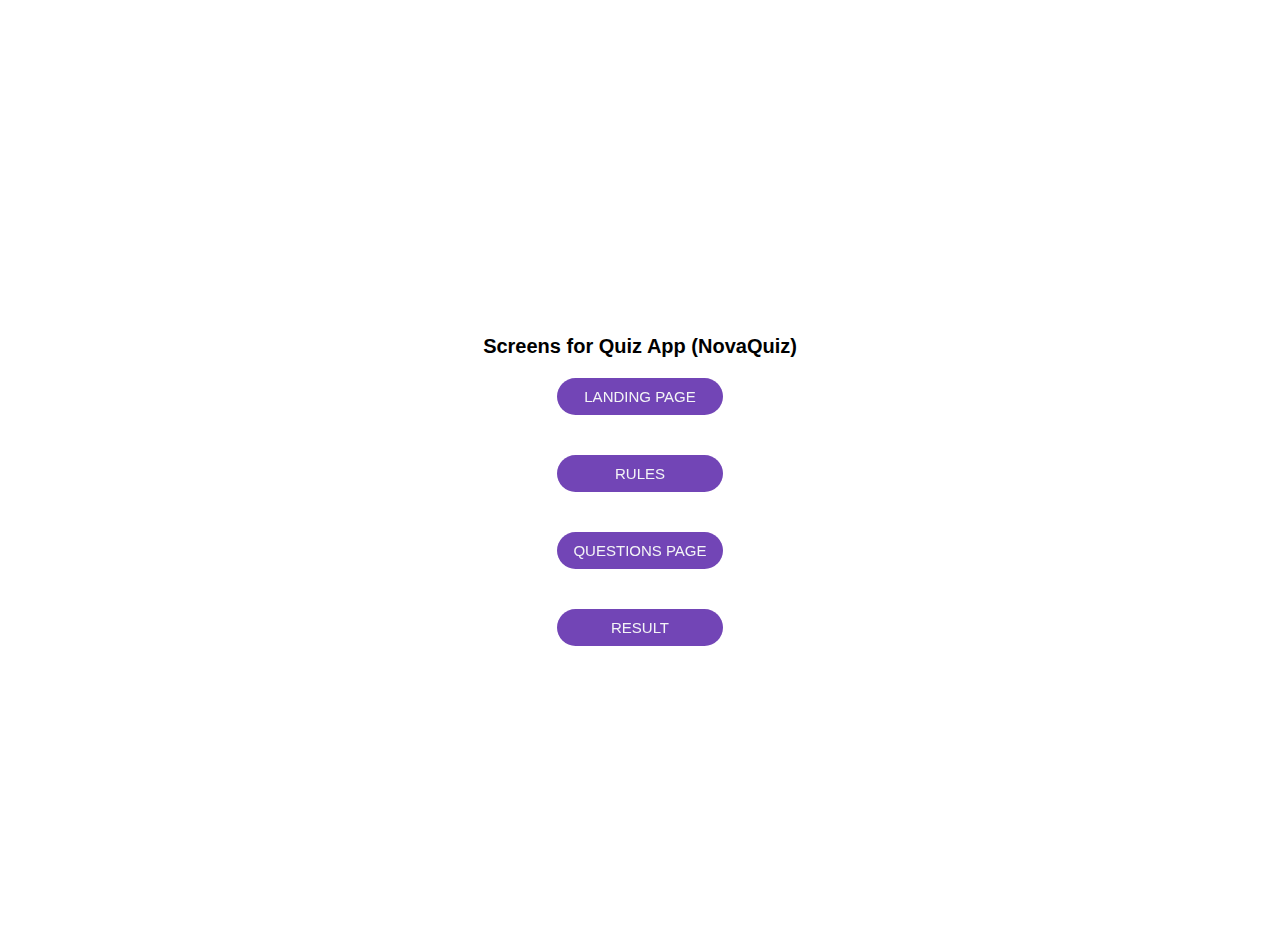
<file: index.html>
<!DOCTYPE html>
<html lang="en">
  <head>
    <meta charset="UTF-8" />
    <meta http-equiv="X-UA-Compatible" content="IE=edge" />
    <meta name="viewport" content="width=device-width, initial-scale=1.0" />
    <title>Home page for screens</title>
    <link rel="preconnect" href="https://fonts.googleapis.com" />
    <link rel="preconnect" href="https://fonts.gstatic.com" crossorigin />
    <link
      href="https://fonts.googleapis.com/css2?family=Montserrat:wght@300;400;500;600;700;800;900&display=swap"
      rel="stylesheet"
    />
    <link
      rel="stylesheet"
      href="https://cdnjs.cloudflare.com/ajax/libs/font-awesome/6.0.0/css/all.min.css"
      integrity="sha512-9usAa10IRO0HhonpyAIVpjrylPvoDwiPUiKdWk5t3PyolY1cOd4DSE0Ga+ri4AuTroPR5aQvXU9xC6qOPnzFeg=="
      crossorigin="anonymous"
      referrerpolicy="no-referrer"
    />
    <link rel="stylesheet" href="./CSS/reset.css" />
    <link rel="stylesheet" href="./CSS/variables.css" />
    <link rel="stylesheet" href="./CSS/utilities.css" />
    <link rel="stylesheet" href="index.css" />
  </head>
  <body>
    <main class="screen-container">
      <h1>Screens for Quiz App (NovaQuiz)</h1>
      <a
        class="btn btn-primary btn-screen"
        href="./pages/landing-page/landing-page.html"
        >Landing Page</a
      >

      <a class="btn btn-primary btn-screen" href="./pages/rules/rules.html"
        >Rules</a
      >

      <a
        class="btn btn-primary btn-screen"
        href="./pages/questions/questions.html"
        >Questions Page</a
      >
      <a class="btn btn-primary btn-screen" href="./pages/result/result.html"
        >Result</a
      >
    </main>
  </body>
</html>
</file>
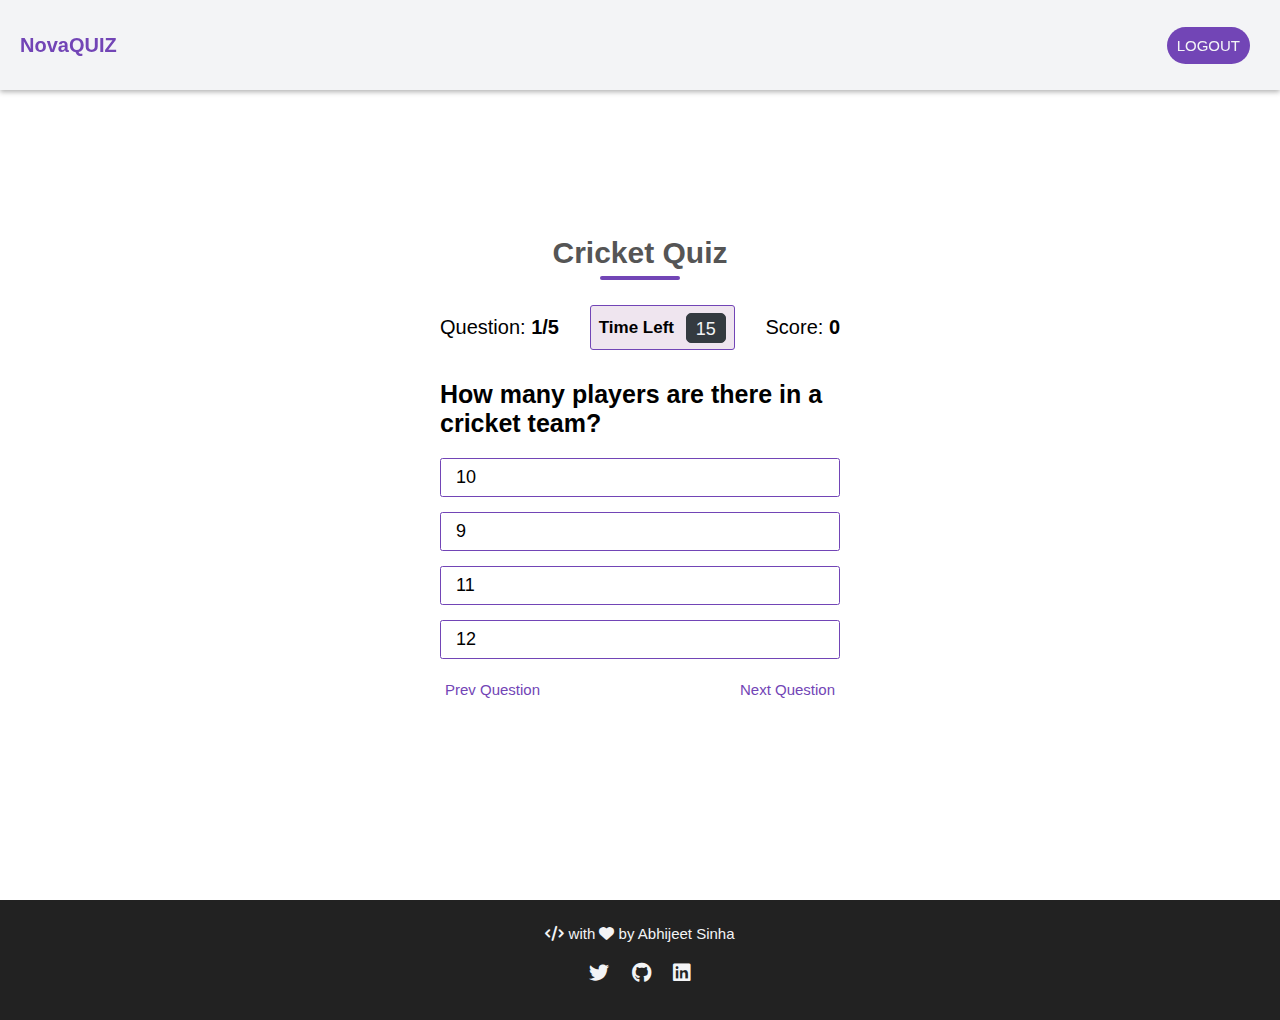
<file: pages/questions/questions.html>
<!DOCTYPE html>
<html lang="en">
  <head>
    <meta charset="UTF-8" />
    <meta http-equiv="X-UA-Compatible" content="IE=edge" />
    <meta name="viewport" content="width=device-width, initial-scale=1.0" />
    <title>Questions | NovaQuiz</title>
    <link rel="preconnect" href="https://fonts.googleapis.com" />
    <link rel="preconnect" href="https://fonts.gstatic.com" crossorigin />
    <link
      href="https://fonts.googleapis.com/css2?family=Montserrat:wght@300;400;500;600;700;800;900&display=swap"
      rel="stylesheet"
    />
    <link
      rel="stylesheet"
      href="https://cdnjs.cloudflare.com/ajax/libs/font-awesome/6.0.0/css/all.min.css"
      integrity="sha512-9usAa10IRO0HhonpyAIVpjrylPvoDwiPUiKdWk5t3PyolY1cOd4DSE0Ga+ri4AuTroPR5aQvXU9xC6qOPnzFeg=="
      crossorigin="anonymous"
      referrerpolicy="no-referrer"
    />
    <link rel="stylesheet" href="../../CSS/reset.css" />
    <link rel="stylesheet" href="../../CSS/navbar.css" />
    <link rel="stylesheet" href="../../CSS/scrollbar.css" />
    <link rel="stylesheet" href="../../CSS/variables.css" />
    <link rel="stylesheet" href="../../CSS/utilities.css" />
    <link rel="stylesheet" href="../../pages/questions/questions.css" />
    <link rel="stylesheet" href="../../CSS/footer.css" />
  </head>
  <body>
    <!-- HEADER SECTION -->
    <header>
      <nav class="navbar">
        <div class="nav-brand">
          <a href="../landing-page/landing-page.html" class="nav-title"
            >NovaQUIZ</a
          >
        </div>
        <ul class="nav-items">
          <li class="nav-item">
            <a
              href="../../pages/authentication/login.html"
              class="btn btn-primary"
              >Logout</a
            >
          </li>
        </ul>
      </nav>
    </header>

    <!-- MAIN SECTION -->
    <main class="main-section">
      <h2 class="section-title">Cricket Quiz</h2>
      <!-- QUESTIONS SECTION -->
      <section class="questions-section">
        <section class="questions-header">
          <span>Question: <strong>1/5</strong></span>
          <div class="timer">
            <div class="timer-text">Time Left</div>
            <div class="timer-sec">15</div>
          </div>
          <span>Score: <strong>0</strong></span>
        </section>
        <section class="questions-section">
          <div class="que-text">
            <span>How many players are there in a cricket team?</span>
          </div>
          <div class="option-list">
            <div class="option">
              <span>10</span>
            </div>
            <div class="option">
              <span>9</span>
            </div>
            <div class="option">
              <span>11</span>
            </div>
            <div class="option">
              <span>12</span>
            </div>
          </div>
        </section>
        <section class="question-footer">
          <a class="prev-btn">Prev Question</a>
          <a class="next-btn">Next Question</a>
        </section>
      </section>
    </main>

    <!-- FOOTER SECTION -->
    <footer class="footer">
      <div class="credits">
        <i class="fas fa-code" aria-hidden="true"></i> with
        <i class="fas fa-heart" aria-hidden="true"></i> by Abhijeet Sinha
      </div>
      <div class="social-links">
        <a href="https://twitter.com/abhijeet_43"
          ><i class="fab fa-twitter" title="Twitter" aria-hidden="true"></i
          ><span class="sr-only">Twitter</span></a
        >
        <a href="https://github.com/Abhijeet43"
          ><i class="fab fa-github" title="Github" aria-hidden="true"></i
          ><span class="sr-only">Github</span></a
        >
        <a href="https://www.linkedin.com/in/aasinha/"
          ><i class="fab fa-linkedin" title="LinkedIn" aria-hidden="true"></i
          ><span class="sr-only">LinkedIn</span></a
        >
      </div>
    </footer>
  </body>
</html>
</file>
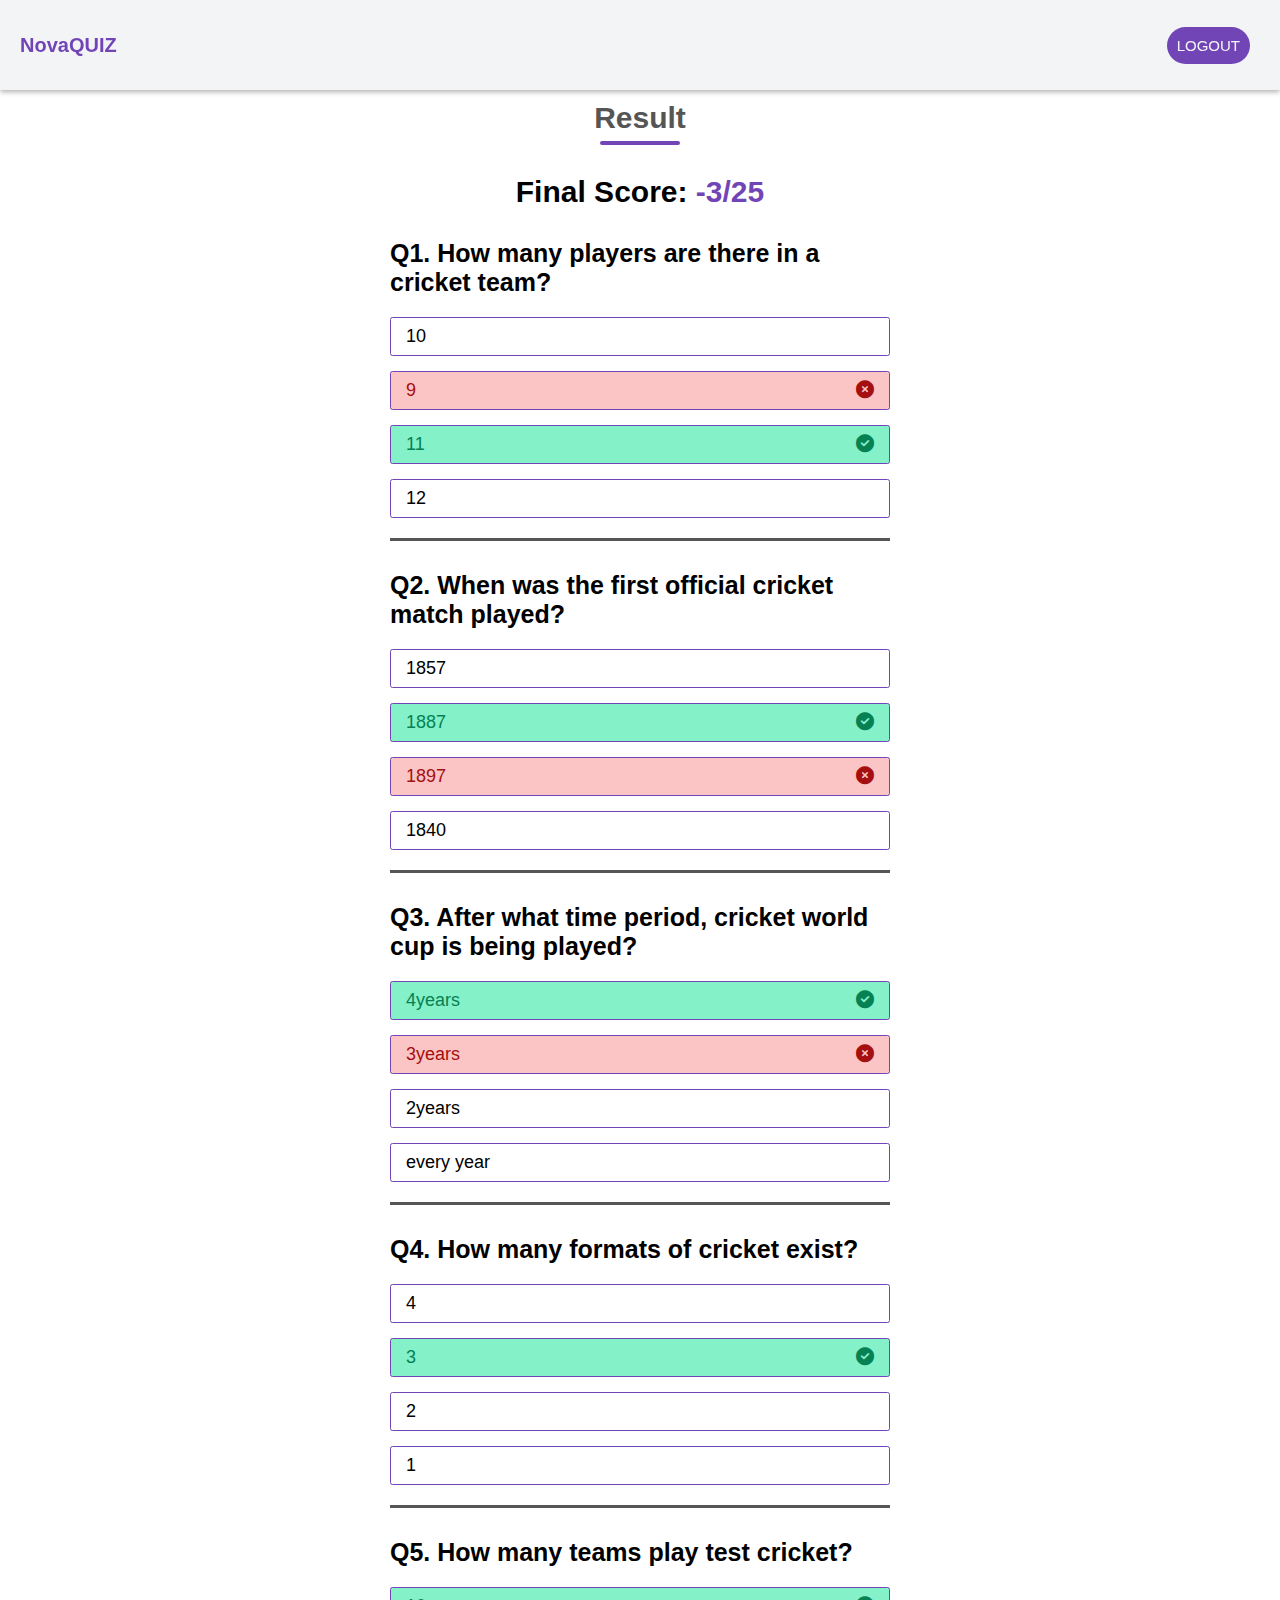
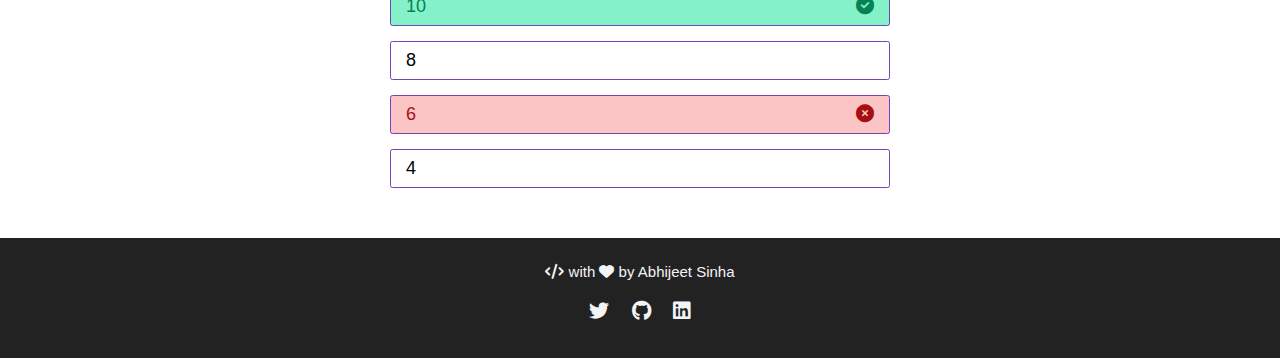
<file: pages/result/result.html>
<!DOCTYPE html>
<html lang="en">
  <head>
    <meta charset="UTF-8" />
    <meta http-equiv="X-UA-Compatible" content="IE=edge" />
    <meta name="viewport" content="width=device-width, initial-scale=1.0" />
    <title>Results | NovaQuiz</title>
    <link rel="preconnect" href="https://fonts.googleapis.com" />
    <link rel="preconnect" href="https://fonts.gstatic.com" crossorigin />
    <link
      href="https://fonts.googleapis.com/css2?family=Montserrat:wght@300;400;500;600;700;800;900&display=swap"
      rel="stylesheet"
    />
    <link
      rel="stylesheet"
      href="https://cdnjs.cloudflare.com/ajax/libs/font-awesome/6.0.0/css/all.min.css"
      integrity="sha512-9usAa10IRO0HhonpyAIVpjrylPvoDwiPUiKdWk5t3PyolY1cOd4DSE0Ga+ri4AuTroPR5aQvXU9xC6qOPnzFeg=="
      crossorigin="anonymous"
      referrerpolicy="no-referrer"
    />
    <link rel="stylesheet" href="../../CSS/reset.css" />
    <link rel="stylesheet" href="../../CSS/navbar.css" />
    <link rel="stylesheet" href="../../CSS/scrollbar.css" />
    <link rel="stylesheet" href="../../CSS/variables.css" />
    <link rel="stylesheet" href="../../CSS/utilities.css" />
    <link rel="stylesheet" href="../../pages/result/result.css" />
    <link rel="stylesheet" href="../../CSS/footer.css" />
  </head>
  <body>
    <!-- HEADER SECTION -->
    <header>
      <nav class="navbar">
        <div class="nav-brand">
          <a href="../landing-page/landing-page.html" class="nav-title"
            >NovaQUIZ</a
          >
        </div>
        <ul class="nav-items">
          <li class="nav-item">
            <a
              href="../../pages/authentication/login.html"
              class="btn btn-primary"
              >Logout</a
            >
          </li>
        </ul>
      </nav>
    </header>

    <!-- MAIN SECTION -->
    <main class="main-section">
      <h2 class="section-title">Result</h2>
      <!-- FINAL SCORE -->
      <section class="questions-header">
        <h2 class="header-text">
          Final Score: <span class="highlight">-3/25</span>
        </h2>
      </section>
      <!-- QUESTIONS SECTION -->
      <section class="questions-section">
        <div class="que-text">
          <span>Q1. How many players are there in a cricket team?</span>
        </div>
        <div class="option-list">
          <div class="option">
            <span>10</span>
          </div>
          <div class="option wrong-answer">
            <span>9</span>
            <div class="icon">
              <i class="fa-solid fa-circle-xmark cross"></i>
            </div>
          </div>
          <div class="option correct-answer">
            <span>11</span>
            <div class="icon">
              <i class="fa-solid fa-circle-check check"></i>
            </div>
          </div>
          <div class="option">
            <span>12</span>
          </div>
        </div>
      </section>

      <section class="questions-section">
        <div class="que-text">
          <span>Q2. When was the first official cricket match played?</span>
        </div>
        <div class="option-list">
          <div class="option">
            <span>1857</span>
          </div>
          <div class="option correct-answer">
            <span>1887</span>
            <div class="icon">
              <i class="fa-solid fa-circle-check check"></i>
            </div>
          </div>
          <div class="option wrong-answer">
            <span>1897</span>
            <div class="icon">
              <i class="fa-solid fa-circle-xmark cross"></i>
            </div>
          </div>
          <div class="option">
            <span>1840</span>
          </div>
        </div>
      </section>

      <section class="questions-section">
        <div class="que-text">
          <span
            >Q3. After what time period, cricket world cup is being
            played?</span
          >
        </div>
        <div class="option-list">
          <div class="option correct-answer">
            <span>4years</span>
            <div class="icon">
              <i class="fa-solid fa-circle-check check"></i>
            </div>
          </div>
          <div class="option wrong-answer">
            <span>3years</span>
            <div class="icon">
              <i class="fa-solid fa-circle-xmark cross"></i>
            </div>
          </div>
          <div class="option">
            <span>2years</span>
          </div>
          <div class="option">
            <span>every year</span>
          </div>
        </div>
      </section>

      <section class="questions-section">
        <div class="que-text">
          <span>Q4. How many formats of cricket exist?</span>
        </div>
        <div class="option-list">
          <div class="option">
            <span>4</span>
          </div>
          <div class="option correct-answer">
            <span>3</span>
            <div class="icon">
              <i class="fa-solid fa-circle-check check"></i>
            </div>
          </div>
          <div class="option">
            <span>2</span>
          </div>
          <div class="option">
            <span>1</span>
          </div>
        </div>
      </section>

      <section class="questions-section">
        <div class="que-text">
          <span>Q5. How many teams play test cricket?</span>
        </div>
        <div class="option-list">
          <div class="option correct-answer">
            <span>10</span>
            <div class="icon">
              <i class="fa-solid fa-circle-check check"></i>
            </div>
          </div>
          <div class="option">
            <span>8</span>
          </div>
          <div class="option wrong-answer">
            <span>6</span>
            <div class="icon">
              <i class="fa-solid fa-circle-xmark cross"></i>
            </div>
          </div>
          <div class="option">
            <span>4</span>
          </div>
        </div>
      </section>
    </main>

    <!-- FOOTER SECTION -->
    <footer class="footer">
      <div class="credits">
        <i class="fas fa-code" aria-hidden="true"></i> with
        <i class="fas fa-heart" aria-hidden="true"></i> by Abhijeet Sinha
      </div>
      <div class="social-links">
        <a href="https://twitter.com/abhijeet_43"
          ><i class="fab fa-twitter" title="Twitter" aria-hidden="true"></i
          ><span class="sr-only">Twitter</span></a
        >
        <a href="https://github.com/Abhijeet43"
          ><i class="fab fa-github" title="Github" aria-hidden="true"></i
          ><span class="sr-only">Github</span></a
        >
        <a href="https://www.linkedin.com/in/aasinha/"
          ><i class="fab fa-linkedin" title="LinkedIn" aria-hidden="true"></i
          ><span class="sr-only">LinkedIn</span></a
        >
      </div>
    </footer>
  </body>
</html>
</file>
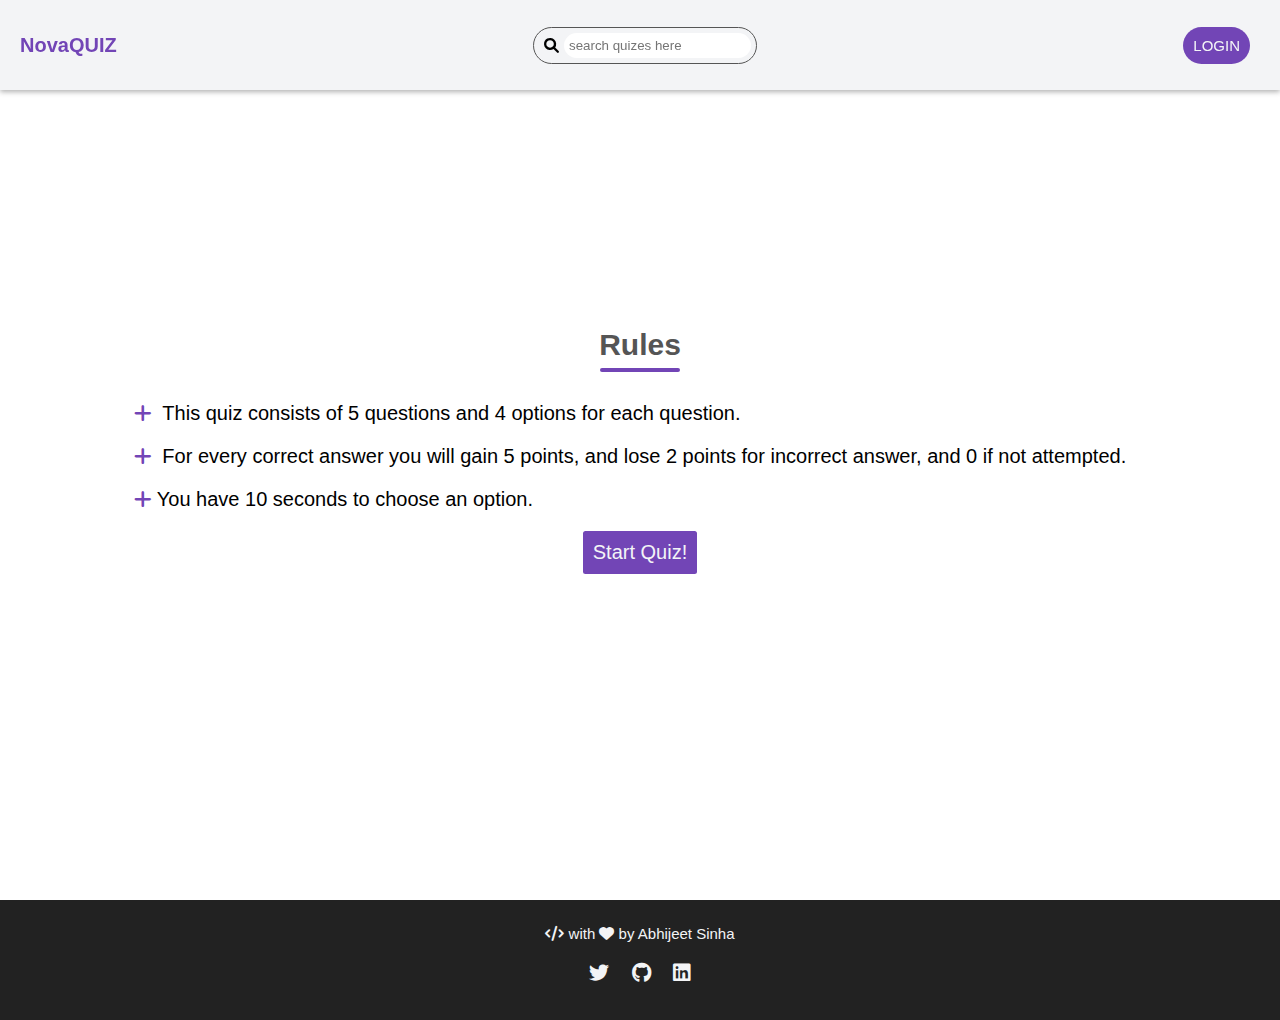
<file: pages/rules/rules.html>
<!DOCTYPE html>
<html lang="en">
  <head>
    <meta charset="UTF-8" />
    <meta http-equiv="X-UA-Compatible" content="IE=edge" />
    <meta name="viewport" content="width=device-width, initial-scale=1.0" />
    <title>Rules | NovaQuiz</title>
    <link rel="preconnect" href="https://fonts.googleapis.com" />
    <link rel="preconnect" href="https://fonts.gstatic.com" crossorigin />
    <link
      href="https://fonts.googleapis.com/css2?family=Montserrat:wght@300;400;500;600;700;800;900&display=swap"
      rel="stylesheet"
    />
    <link
      rel="stylesheet"
      href="https://cdnjs.cloudflare.com/ajax/libs/font-awesome/6.0.0/css/all.min.css"
      integrity="sha512-9usAa10IRO0HhonpyAIVpjrylPvoDwiPUiKdWk5t3PyolY1cOd4DSE0Ga+ri4AuTroPR5aQvXU9xC6qOPnzFeg=="
      crossorigin="anonymous"
      referrerpolicy="no-referrer"
    />
    <link rel="stylesheet" href="../../CSS/reset.css" />
    <link rel="stylesheet" href="../../CSS/navbar.css" />
    <link rel="stylesheet" href="../../CSS/scrollbar.css" />
    <link rel="stylesheet" href="../../CSS/variables.css" />
    <link rel="stylesheet" href="../../CSS/utilities.css" />
    <link rel="stylesheet" href="../../pages/rules/rules.css" />
    <link rel="stylesheet" href="../../CSS/footer.css" />
  </head>
  <body>
    <!-- HEADER SECTION -->
    <header>
      <nav class="navbar">
        <div class="nav-brand">
          <a href="../landing-page/landing-page.html" class="nav-title"
            >NovaQUIZ</a
          >
        </div>
        <div class="nav-search">
          <button class="search-icon"><i class="fas fa-search"></i></button>
          <input
            type="search"
            class="nav-search"
            placeholder="search quizes here"
          />
        </div>
        <ul class="nav-items">
          <li class="nav-item">
            <a
              href="../../pages/authentication/login.html"
              class="btn btn-primary"
              >Login</a
            >
          </li>
        </ul>
      </nav>
    </header>

    <!-- MAIN SECTION -->
    <main class="main-section">
      <!-- RULES SECTION -->
      <section class="rules-section">
        <h2 class="section-title">Rules</h2>
        <ul class="rules">
          <li class="rule">
            This quiz consists of 5 questions and 4 options for each question.
          </li>
          <li class="rule">
            For every correct answer you will gain 5 points, and lose 2 points
            for incorrect answer, and 0 if not attempted.
          </li>
          <li class="rule">You have 10 seconds to choose an option.</li>
        </ul>
        <a href="../questions/questions.html" class="start-btn btn-primary"
          >Start Quiz!</a
        >
      </section>
    </main>

    <!-- FOOTER SECTION -->
    <footer class="footer">
      <div class="credits">
        <i class="fas fa-code" aria-hidden="true"></i> with
        <i class="fas fa-heart" aria-hidden="true"></i> by Abhijeet Sinha
      </div>
      <div class="social-links">
        <a href="https://twitter.com/abhijeet_43"
          ><i class="fab fa-twitter" title="Twitter" aria-hidden="true"></i
          ><span class="sr-only">Twitter</span></a
        >
        <a href="https://github.com/Abhijeet43"
          ><i class="fab fa-github" title="Github" aria-hidden="true"></i
          ><span class="sr-only">Github</span></a
        >
        <a href="https://www.linkedin.com/in/aasinha/"
          ><i class="fab fa-linkedin" title="LinkedIn" aria-hidden="true"></i
          ><span class="sr-only">LinkedIn</span></a
        >
      </div>
    </footer>
  </body>
</html>
</file>
<file: CSS/variables.css>
:root {
  /* font variable */
  --default-font: "Montserrat", sans-serif;

  /* theme colors */
  --primary-color: #7245b6;
  --secondary-color: #f3f4f6;
  --success-color: #109d48;
  --danger-color: #d63030;

  --lynx-purple-color: rgb(216 191 216 / 40%);
  --black-color: #222;
  --purple-color: #633f99;
  --lynx-gray: #555;
  --orange-color: #ff523b;
  --light-red-color: #fcc5c5;
  --dark-red-color: #a50f0f;
  --light-green-color: #84f1c9;
  --dark-green-color: #068154;
}
</file>
<file: CSS/utilities.css>
.btn {
  background-color: transparent;
  color: var(--secondary-color);
  font-size: 1.5rem;
  font-weight: 500;
  text-transform: uppercase;
  border-radius: 20px;
  filter: brightness(100%);
  width: 100%;
  padding: 1rem;
  transition: all 0.3s ease-in-out;
}

.btn:hover {
  filter: brightness(110%);
}

.btn-primary {
  background: var(--primary-color);
}

/* colors */

.highlight {
  color: var(--primary-color);
}

.correct-answer {
  color: var(--dark-green-color);
  background-color: var(--light-green-color);
}

.wrong-answer {
  color: var(--dark-red-color);
  background-color: var(--light-red-color);
}
</file>
<file: index.css>
/* SCREEN CONTAINER */
.screen-container {
  margin-top: 5rem;
  display: flex;
  flex-direction: column;
  justify-content: center;
  align-items: center;
  width: 100%;
  height: 100vh;
}

/* BUTTONS */
.btn-screen {
  display: block;
  max-width: 20ch;
  width: 100%;
  padding: 1rem 1.5rem;
  text-align: center;
  margin: 2rem;
}

.btn-screen:hover {
  transform: scale(1.1);
}
</file>
<file: CSS/navbar.css>
header {
  width: 100%;
  margin: 0 auto;
  position: fixed;
  top: 0;
  background-color: var(--secondary-color);
  box-shadow: 0 2px 5px rgba(0, 0, 0, 0.3);
  z-index: 999;
}

.navbar {
  margin: auto;
  max-width: 1300px;
  width: 100%;
  display: flex;
  align-items: center;
  justify-content: space-between;
  padding: 2rem;
  min-height: 10vh;
}

.nav-title {
  font-size: 2rem;
  font-weight: 900;
  color: var(--primary-color);
}

.nav-search {
  display: flex;
  padding: 0.5rem;
  border: 0.1rem solid var(--lynx-gray);
  border-radius: 30px;
}

.nav-search input {
  border: none;
  width: 100%;
}

.nav-search button {
  font-size: 1.5rem;
  margin: 0 0.5rem;
}

.nav-search:focus {
  outline: none;
}

.nav-items {
  display: flex;
}

.nav-item {
  padding: 1rem;
}

.nav-link {
  text-decoration: none;
  font-size: 1.8rem;
  color: var(--lynx-gray);
}

.nav-link:hover {
  color: var(--primary-color);
}

.nav-item .btn {
  margin: 0;
}

@media (max-width: 540px) {
  html {
    font-size: 55%;
  }

  .nav-search {
    display: none;
  }

  .nav-item {
    padding: 0.5rem;
  }
}
</file>
<file: CSS/scrollbar.css>
::-webkit-scrollbar {
  width: 1rem;
}

::-webkit-scrollbar-track {
  background-color: var(--secondary-color);
}

::-webkit-scrollbar-thumb {
  border-radius: 1.5rem;
  background-color: var(--primary-color);
}

::-webkit-scrollbar-thumb:hover {
  background-color: var(--purple-color);
}
</file>
<file: pages/questions/questions.css>
.main-section {
  margin: auto;
  max-width: 1380px;
  padding: 0 1.5rem;
  height: 100vh;
  display: flex;
  flex-direction: column;
  align-items: center;
  justify-content: center;
}

.questions-section {
  width: 40rem;
}

.questions-header {
  width: 100%;
  margin-bottom: 3rem;
  font-size: 2rem;
  display: flex;
  justify-content: space-between;
  align-items: center;
}

.section-title {
  position: relative;
  font-size: 3rem;
  color: var(--lynx-gray);
  text-align: center;
  font-weight: 700;
  line-height: 5.5rem;
  margin: 2.5rem 0;
  width: fit-content;
}

.section-title::after {
  content: "";
  position: absolute;
  background: var(--primary-color);
  left: 50%;
  bottom: 0;
  height: 0.4rem;
  border-radius: 0.25rem;
  width: 8rem;
  transform: translateX(-50%);
}

/* TIMER */
.timer {
  display: flex;
  align-items: center;
  justify-content: space-between;
  width: 14.5rem;
  height: 4.5rem;
  background-color: var(--lynx-purple-color);
  border: 0.1rem solid var(--primary-color);
  border-radius: 0.3rem;
  padding: 0 0.8rem;
}

.timer-text {
  font-weight: 600;
  font-size: 1.7rem;
  user-select: none;
}

.timer-sec {
  font-size: 1.8rem;
  background: #343a40;
  color: var(--secondary-color);
  height: 3rem;
  width: 4rem;
  text-align: center;
  line-height: 3rem;
  border-radius: 0.5rem;
  border: 0.1rem solid #343a40;
  user-select: none;
}

/* QUESTIONS */
.que-text {
  font-size: 2.5rem;
  font-weight: 600;
}

.option-list {
  padding: 2rem 0;
  display: block;
}

.option {
  font-size: 1.8rem;
  border: 0.1rem solid var(--primary-color);
  border-radius: 0.25rem;
  padding: 0.8rem 1.5rem;
  margin-bottom: 1.5rem;
  display: flex;
  align-items: center;
  justify-content: space-between;
  cursor: pointer;
}

.option:hover {
  background: var(--lynx-purple-color);
  color: var(--primary-color);
}

.option:last-child {
  margin-bottom: 0;
}

/* SECTION FOOTER */
.question-footer {
  width: 100%;
  padding: 0.2rem 0.5rem;
  display: flex;
  justify-content: space-between;
}

.next-btn,
.prev-btn {
  color: var(--primary-color);
  font-size: 1.5rem;
  cursor: pointer;
}

.next-btn:hover,
.prev-btn:hover {
  text-decoration: underline;
}

/* MEDIA QUERIES */
@media (max-width: 1025px) {
  html {
    font-size: 100%;
  }
}

@media (max-width: 540px) {
  html {
    font-size: 50%;
  }
}
</file>
<file: CSS/footer.css>
.footer {
  margin-top: auto;
  width: 100%;
  background: var(--black-color);
  color: var(--secondary-color);
  padding: 2rem;
  display: flex;
  flex-direction: column;
  justify-content: space-evenly;
  align-items: center;
}

.credits {
  font-size: 1.5rem;
  padding: 0.5rem;
}

.social-links {
  display: inline-block;
  padding: 0.5rem;
  margin: 1rem;
}

.social-links a {
  color: var(--secondary-color);
  font-size: 2rem;
  padding: 0.8em 0.5em;
}

.social-links a:hover {
  color: var(--primary-color);
}
</file>
<file: pages/result/result.css>
.main-section {
  margin: auto;
  max-width: 1380px;
  padding: 0 1.5rem;
  display: flex;
  flex-direction: column;
  align-items: center;
  justify-content: center;
}

.questions-section {
  width: 50rem;
  margin-bottom: 3rem;
  border-bottom: 0.3rem solid var(--lynx-gray);
}

.questions-section:last-child {
  border: none;
}

.questions-header {
  width: 100%;
  margin: 3rem 0;
  text-align: center;
}

.header-text {
  font-size: 3rem;
}

.section-title {
  position: relative;
  font-size: 3rem;
  color: var(--lynx-gray);
  text-align: center;
  font-weight: 700;
  line-height: 5.5rem;
  margin-top: 9rem;
  width: fit-content;
}

.section-title::after {
  content: "";
  position: absolute;
  background: var(--primary-color);
  left: 50%;
  bottom: 0;
  height: 0.4rem;
  border-radius: 0.25rem;
  width: 8rem;
  transform: translateX(-50%);
}

/* QUESTIONS */
.que-text {
  font-size: 2.5rem;
  font-weight: 600;
}

.option-list {
  padding: 2rem 0;
  display: block;
}

.option {
  font-size: 1.8rem;
  border: 0.1rem solid var(--primary-color);
  border-radius: 0.25rem;
  padding: 0.8rem 1.5rem;
  margin-bottom: 1.5rem;
  display: flex;
  align-items: center;
  justify-content: space-between;
  cursor: pointer;
}

.option:last-child {
  margin-bottom: 0;
}

/* ICONS */
.check {
  color: var(--dark-green-color);
}

.cross {
  color: var(--dark-red-color);
}

/* MEDIA QUERIES */
@media (max-width: 1025px) {
  html {
    font-size: 100%;
  }

  .questions-section {
    width: 45rem;
  }
}

@media (max-width: 540px) {
  html {
    font-size: 50%;
  }

  .questions-section {
    width: 40rem;
  }

  .section-title {
    margin-top: 12rem;
  }
}
</file>
<file: pages/rules/rules.css>
.main-section {
  margin: auto;
  max-width: 1380px;
  padding: 0 1.5rem;
  height: 100vh;
  display: flex;
  align-items: center;
  justify-content: center;
}

.rules-section {
  margin: 0 auto;
  width: 100%;
  display: flex;
  flex-direction: column;
  justify-content: center;
  align-items: center;
}

.rules {
  padding: 0 1rem;
}

.rule {
  font-size: 2rem;
  padding: 0.5em;
}

.rule:before {
  font-family: "FontAwesome";
  content: "\f067";
  margin: 0 5px 0 -20px;
  color: var(--primary-color);
}

.section-title {
  position: relative;
  font-size: 3rem;
  color: var(--lynx-gray);
  text-align: center;
  font-weight: 700;
  line-height: 5.5rem;
  margin: 0 auto 2rem;
  width: fit-content;
}

.section-title::after {
  content: "";
  position: absolute;
  background: var(--primary-color);
  left: 50%;
  bottom: 0;
  height: 0.4rem;
  border-radius: 0.25rem;
  width: 8rem;
  transform: translateX(-50%);
}

.start-btn {
  color: var(--secondary-color);
  font-size: 2rem;
  margin: 0.5em;
  padding: 0.5em;
  border-radius: 0.25rem;
  transition: transform 0.3s ease-in-out;
}

.start-btn:hover {
  transform: scale(1.1);
  filter: brightness(110%);
}

@media (max-width: 1025px) {
  html {
    font-size: 100%;
  }
}

@media (max-width: 540px) {
  html {
    font-size: 65%;
  }
}

@media (max-width: 281px) {
  .main-section {
    height: 100%;
  }
}
</file>
